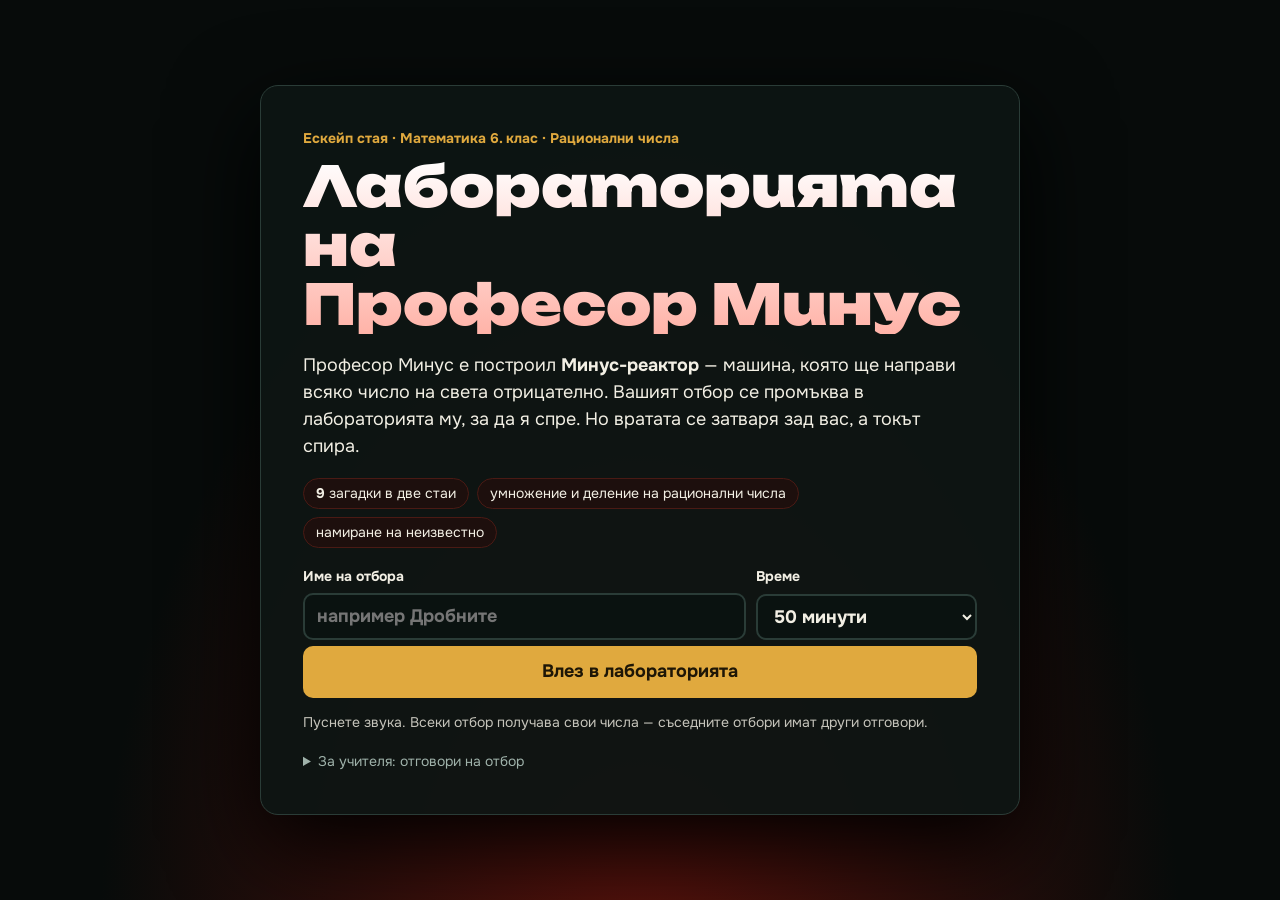
<file: index.html>
<!DOCTYPE html>
<html lang="bg">
<head>
<meta charset="utf-8">
<meta name="viewport" content="width=device-width, initial-scale=1, viewport-fit=cover">
<title>Лабораторията на Професор Минус</title>
<meta name="description" content="Ескейп стая по математика за 6. клас: умножение и деление на рационални числа и намиране на неизвестно.">
<link rel="preconnect" href="https://fonts.googleapis.com">
<link rel="preconnect" href="https://fonts.gstatic.com" crossorigin>
<link rel="stylesheet" href="https://fonts.googleapis.com/css2?family=Caveat:wght@500;700&family=JetBrains+Mono:wght@400;700&family=Onest:wght@400;500;700;800&family=Unbounded:wght@500;800;900&display=swap">
<link rel="stylesheet" href="style.css">
</head>
<body>
<div id="app">
  <header class="hud">
    <div class="brand"><span class="logo" aria-hidden="true">−</span><span>Лабораторията на Професор&nbsp;Минус</span></div>
    <div class="hud-r">
      <span class="chip" id="hudTeam">Отбор</span>
      <div class="timer" aria-label="Оставащо време до включването на реактора"><small>Реакторът се включва след</small><div class="seg" id="timer"></div></div>
      <span class="chip" id="hudHints">Подсказки: 0</span>
      <button class="chip btn" id="btnSound" type="button">Звук: вкл.</button>
      <button class="chip btn" id="btnRules" type="button">Как се играе</button>
    </div>
  </header>

  <main class="stage">
    <div class="viewport" id="viewport">
      <svg id="scene" viewBox="0 0 1200 675" role="img" aria-label="Стаята"></svg>
      <canvas id="fx" aria-hidden="true"></canvas>
      <div id="dark" aria-hidden="true"></div>
      <i class="glowdot" style="left:5.4%;top:47.8%" aria-hidden="true"></i>
      <i class="glowdot slow" style="left:85.8%;top:46.3%" aria-hidden="true"></i>
      <div id="flash" aria-hidden="true"></div>
      <div class="roomtag" id="roomTag"></div>
    </div>
    <p class="narr" id="narr" aria-live="polite"></p>
    <nav class="objects" id="objList" aria-label="Предметите в стаята"></nav>
  </main>

  <footer class="inv">
    <span class="inv-label">Инвентар</span>
    <div class="inv-slots" id="inv"></div>
  </footer>
</div>

<div class="modal" id="modal" hidden>
  <div class="sheet" role="dialog" aria-modal="true" aria-labelledby="mTitle">
    <button class="close" id="mClose" type="button" aria-label="Затвори">×</button>
    <h2 id="mTitle"></h2>
    <div id="mBody"></div>
    <div class="hintbar" id="mHints"></div>
  </div>
</div>

<div class="overlay" id="start">
  <div class="card intro">
    <p class="kicker">Ескейп стая · Математика 6. клас · Рационални числа</p>
    <h1 class="big">Лабораторията на Професор&nbsp;Минус</h1>
    <p class="lead">Професор Минус е построил <b>Минус-реактор</b> — машина, която ще направи всяко число на света отрицателно. Вашият отбор се промъква в лабораторията му, за да я спре. Но вратата се затваря зад вас, а токът спира.</p>
    <ul class="facts">
      <li><b>9</b> загадки в две стаи</li>
      <li>умножение и деление на рационални числа</li>
      <li>намиране на неизвестно</li>
    </ul>
    <form id="startForm" class="startrow">
      <label for="teamName">Име на отбора</label>
      <input id="teamName" maxlength="24" autocomplete="off" placeholder="например Дробните" required>
      <label for="minutes">Време</label>
      <select id="minutes"><option value="40">40 минути</option><option value="50" selected>50 минути</option><option value="60">60 минути</option></select>
      <button class="primary" type="submit">Влез в лабораторията</button>
    </form>
    <div id="resumeBox" hidden><button class="ghost" id="btnResume" type="button"></button></div>
    <p class="small">Пуснете звука. Всеки отбор получава свои числа — съседните отбори имат други отговори.</p>
    <details class="teacher"><summary>За учителя: отговори на отбор</summary>
      <form id="keyForm" class="row">
        <input id="keyPin" placeholder="ПИН" inputmode="numeric" maxlength="6" aria-label="ПИН">
        <input id="keyTeam" placeholder="Име на отбора" maxlength="24" aria-label="Име на отбора">
        <button class="ghost" type="submit">Покажи</button>
      </form>
      <div id="keyOut"></div>
    </details>
  </div>
</div>

<div class="overlay cine" id="intro" hidden>
  <div class="typer" id="introText" aria-live="polite"></div>
  <button class="ghost skip" id="skipIntro" type="button">Пропусни</button>
</div>

<div class="overlay" id="win" hidden>
  <div class="card cert">
    <p class="kicker">Реакторът е изключен</p>
    <h2 class="big">Светът е спасен!</h2>
    <div id="winStats"></div>
    <p class="hand" id="winNote"></p>
    <button class="primary" id="btnAgain" type="button">Нова игра</button>
  </div>
</div>

<script src="gen.js"></script>
<script src="art.js"></script>
<script src="art2.js"></script>
<script src="engine.js"></script>
<script src="office.js"></script>
<script src="lab.js"></script>
</body>
</html>
</file>
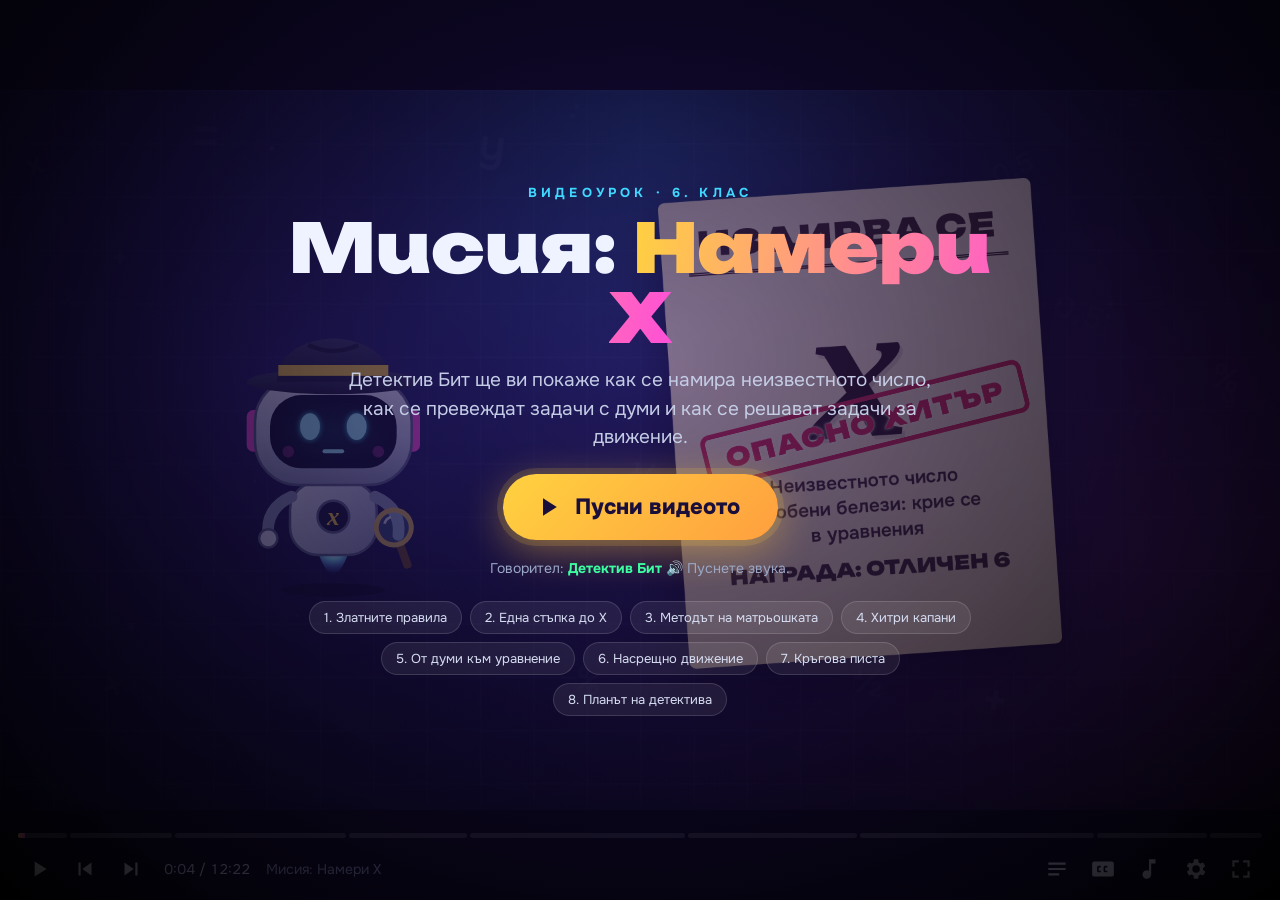
<file: video/index.html>
<!DOCTYPE html>
<html lang="bg">
<head>
<meta charset="utf-8">
<meta name="viewport" content="width=device-width, initial-scale=1, viewport-fit=cover">
<title>Мисия: Намери Х — видеоурок</title>
<meta name="description" content="Анимиран видеоурок с говорител за 6. клас: как се намира неизвестно число, задачи с думи и задачи за движение.">
<link rel="preconnect" href="https://fonts.googleapis.com">
<link rel="preconnect" href="https://fonts.gstatic.com" crossorigin>
<link rel="stylesheet" href="https://fonts.googleapis.com/css2?family=Onest:wght@400;500;600;700;800&family=Unbounded:wght@500;700;900&family=Caveat:wght@600;700&display=swap">
<link rel="stylesheet" href="video.css">
</head>
<body>
<div id="player" class="idle">
  <div id="screen">
    <div id="stage">
      <canvas id="bg" width="960" height="540" aria-hidden="true"></canvas>
      <div id="layer"></div>
      <div id="botWrap" aria-hidden="true"></div>
      <canvas id="confetti" width="1920" height="1080" aria-hidden="true"></canvas>
      <div id="sub" aria-live="polite"></div>
    </div>
  </div>

  <div id="startOv">
    <div class="startCard">
      <div class="kicker">Видеоурок · 6. клас</div>
      <h1>Мисия: <span>Намери Х</span></h1>
      <p class="lead">Детектив Бит ще ви покаже как се намира неизвестното число, как се превеждат задачи с думи и как се решават задачи за движение.</p>
      <button id="btnStart" type="button"><svg viewBox="0 0 24 24"><path d="M8 5v14l11-7z"/></svg><span>Пусни видеото</span></button>
      <div id="voiceNote" class="vnote"></div>
      <ol id="startChapters" class="chlist"></ol>
    </div>
  </div>

  <div id="endOv" hidden>
    <div class="startCard">
      <div class="kicker">Мисията е изпълнена</div>
      <h1>Браво, <span>детективи!</span></h1>
      <p class="lead">Сега е ваш ред — хванете всеки Х в учебника. А за истинско предизвикателство…</p>
      <div class="endBtns">
        <a class="bigLink" href="../">Ескейп стаята на Професор Минус →</a>
        <button id="btnReplay" type="button" class="ghost">↺ Гледай пак</button>
      </div>
    </div>
  </div>

  <div id="ctrl">
    <div id="bar" role="slider" aria-label="Напредък" tabindex="0"><div id="barSegs"></div><div id="barTip"></div></div>
    <div class="row">
      <button id="bPlay" title="Пусни / пауза (интервал)" aria-label="Пусни или пауза"><svg viewBox="0 0 24 24"><path class="i-play" d="M8 5v14l11-7z"/><path class="i-pause" d="M7 5h4v14H7zM13 5h4v14h-4z"/></svg></button>
      <button id="bPrev" title="Предишна стъпка (←)" aria-label="Предишна стъпка"><svg viewBox="0 0 24 24"><path d="M6 6h2v12H6zM9.5 12 18 18V6z"/></svg></button>
      <button id="bNext" title="Следваща стъпка (→)" aria-label="Следваща стъпка"><svg viewBox="0 0 24 24"><path d="M16 6h2v12h-2zM6 18l8.5-6L6 6z"/></svg></button>
      <span id="time">0:00 / 0:00</span>
      <span id="chName"></span>
      <span class="sp"></span>
      <button id="bCh" title="Глави" aria-label="Глави"><svg viewBox="0 0 24 24"><path d="M4 6h16v2H4zm0 5h16v2H4zm0 5h10v2H4z"/></svg></button>
      <button id="bCC" class="on" title="Субтитри (C)" aria-label="Субтитри"><svg viewBox="0 0 24 24"><path d="M4 5h16a2 2 0 0 1 2 2v10a2 2 0 0 1-2 2H4a2 2 0 0 1-2-2V7a2 2 0 0 1 2-2zm2.5 5.5v3c0 .8.7 1.5 1.5 1.5h2v-1.5H8v-3h2V9H8c-.8 0-1.5.7-1.5 1.5zm6 0v3c0 .8.7 1.5 1.5 1.5h2v-1.5h-2v-3h2V9h-2c-.8 0-1.5.7-1.5 1.5z"/></svg></button>
      <button id="bMusic" class="on" title="Музика (M)" aria-label="Музика"><svg viewBox="0 0 24 24"><path d="M12 3v10.6A4 4 0 1 0 14 17V7h4V3z"/></svg></button>
      <button id="bSet" title="Глас и скорост" aria-label="Настройки"><svg viewBox="0 0 24 24"><path d="M19.4 13a7.6 7.6 0 0 0 0-2l2.1-1.6-2-3.5-2.5 1a7.4 7.4 0 0 0-1.7-1L15 3h-4l-.4 2.9a7.4 7.4 0 0 0-1.7 1l-2.5-1-2 3.5L6.6 11a7.6 7.6 0 0 0 0 2l-2.1 1.6 2 3.5 2.5-1c.5.4 1.1.7 1.7 1L11 21h4l.4-2.9c.6-.3 1.2-.6 1.7-1l2.5 1 2-3.5zM13 15.5a3.5 3.5 0 1 1 0-7 3.5 3.5 0 0 1 0 7z"/></svg></button>
      <button id="bFull" title="На цял екран (F)" aria-label="На цял екран"><svg viewBox="0 0 24 24"><path d="M4 4h6v2H6v4H4zm10 0h6v6h-2V6h-4zM4 14h2v4h4v2H4zm14 0h2v6h-6v-2h4z"/></svg></button>
    </div>
    <div id="chMenu" class="pop" hidden></div>
    <div id="setMenu" class="pop" hidden>
      <label>Говорител<select id="selVoice"></select></label>
      <label>Скорост<select id="selRate"><option value="0.85">По-бавно</option><option value="1" selected>Нормално</option><option value="1.15">По-бързо</option></select></label>
      <p class="vhint"><b>Бит (записан глас)</b> звучи еднакво във всеки браузър. Гласовете на браузъра са резервен вариант.</p>
    </div>
  </div>
</div>
<script src="engine.js"></script>
<script src="art.js"></script>
<script src="scenes.js"></script>
</body>
</html>
</file>
<file: style.css>
/* VOICE: кино-напрежение за 12-годишни — нощ, тъмен кабинет, светещ реактор, но с чувство за хумор
   IDEA: истинска ескейп стая: тъмнина и фенерче, табло с бушони, сейф с диск, криптекс, CRT терминал, лазери
   PICTURE: стаите в перспектива (SVG) с частици, светлини и звук; всяка загадка е „близък план“ на уреда
   COLOUR+TYPE: тъмнозелен кабинет, стомана, месинг, реакторно червено, LED зелено · Unbounded / Onest / Caveat / JetBrains Mono
   LAYOUT: табло отгоре, сцената 16:9 в центъра, субтитри и инвентар под нея */
:root {
  --bg: #070b0a; --panel: #101a18; --panel2: #16231f; --line: #2a3c37; --chalk: #f2efe4; --dim: #9fb2aa;
  --brass: #e0a93e; --red: #ff3b2f; --ok: #4dff88; --uv: #a77bff; --paper: #f1e7cf; --ink: #2a2620;
  --f-disp: 'Unbounded', 'Arial Black', sans-serif; --f-body: 'Onest', 'Segoe UI', system-ui, sans-serif;
  --f-hand: 'Caveat', 'Comic Sans MS', cursive; --f-mono: 'JetBrains Mono', Consolas, monospace;
  color-scheme: dark;
}
* { box-sizing: border-box; min-width: 0; }
[hidden] { display: none !important; }
html, body { min-height: 100%; }
body { margin: 0; background: radial-gradient(ellipse at 50% -10%, #1b2a26, var(--bg) 60%) fixed; color: var(--chalk); font: 16px/1.5 var(--f-body); overflow-x: clip;
  padding-top: env(safe-area-inset-top, 0px); padding-bottom: env(safe-area-inset-bottom, 0px); }
button, input, select { font: inherit; color: inherit; }
:focus-visible { outline: 3px solid var(--brass); outline-offset: 2px; }

#app { max-width: 1280px; margin: 0 auto; padding-left: max(16px, env(safe-area-inset-left, 0px)); padding-right: max(16px, env(safe-area-inset-right, 0px)); }
.hud { display: flex; flex-wrap: wrap; justify-content: space-between; align-items: center; gap: 10px 18px; padding-block: 12px; }
.brand { display: flex; align-items: center; gap: 10px; font: 800 clamp(14px, 2vw, 19px)/1.1 var(--f-disp); }
.logo { display: grid; place-items: center; width: 34px; height: 34px; border-radius: 50%; background: var(--red); color: #fff; font-size: 26px; box-shadow: 0 0 18px #ff3b2f88; }
.hud-r { display: flex; flex-wrap: wrap; align-items: center; gap: 8px; }
.chip { background: var(--panel2); border: 1px solid var(--line); border-radius: 8px; padding: 6px 10px; font-size: 14px; white-space: nowrap; }
.chip.btn { cursor: pointer; min-height: 36px; } .chip.btn:hover { border-color: var(--brass); }
.timer { display: flex; align-items: center; gap: 8px; background: #050505; border: 1px solid #3a1512; border-radius: 8px; padding: 5px 10px; }
.timer small { font-size: 11px; line-height: 1.1; color: #c98a84; max-width: 9em; }
.segsvg { height: 26px; width: auto; display: block; }
.segsvg .on { fill: #ff3b2f; filter: drop-shadow(0 0 3px #ff3b2f); } .segsvg .off { fill: #2a0d0b; }
.timer.low { animation: alarm 1s infinite; }
@keyframes alarm { 50% { box-shadow: 0 0 0 3px #ff3b2f, 0 0 24px #ff3b2f; } }

.stage { display: grid; gap: 10px; }
.viewport { position: relative; aspect-ratio: 16 / 9; border-radius: 12px; overflow: hidden; background: #000; border: 2px solid #050807; box-shadow: 0 24px 60px #000c; --lx: 30%; --ly: 55%; }
#scene, #fx, #dark, #flash { position: absolute; inset: 0; width: 100%; height: 100%; }
#fx, #dark, #flash { pointer-events: none; }
#dark { opacity: 0; transition: opacity .2s; background: radial-gradient(circle max(80px, 12vw) at var(--lx) var(--ly), transparent 0, #0204041f 45%, #020404f7 100%); }
.viewport.dark #dark { opacity: 1; }
.viewport:not(.dark) #dark { animation: lightsOn 1.4s steps(1); }
@keyframes lightsOn { 0% { opacity: 1; } 15% { opacity: .2; } 25% { opacity: .9; } 40% { opacity: .1; } 55% { opacity: .7; } 70%, 100% { opacity: 0; } }
.glowdot { position: absolute; width: 9px; height: 9px; margin: -4px 0 0 -4px; border-radius: 50%; background: #ff2a1f; box-shadow: 0 0 14px 5px #ff2a1faa; display: none; pointer-events: none; animation: blink 1.1s infinite; }
.glowdot.slow { animation-duration: 2.2s; }
.viewport.dark .glowdot { display: block; }
#flash { opacity: 0; }
#flash.white { animation: fl 1.2s ease-out; background: #fff; } #flash.red { animation: fl 1.2s ease-out; background: #ff1e10; } #flash.black { animation: fl 1.6s ease-out; background: #000; }
@keyframes fl { 0% { opacity: .9; } 100% { opacity: 0; } }
.viewport.shake, .shake { animation: shake .45s; }
@keyframes shake { 20% { transform: translate(-7px, 3px); } 40% { transform: translate(6px, -4px); } 60% { transform: translate(-4px, 2px); } 80% { transform: translate(3px, -1px); } }
.roomtag { position: absolute; left: 12px; top: 10px; background: #000a; border: 1px solid #ffffff22; border-radius: 6px; padding: 4px 10px; font: 600 13px var(--f-body); pointer-events: none; }
.hot { cursor: pointer; outline: none; transition: filter .2s; }
.hot:hover, .hot:focus-visible { filter: drop-shadow(0 0 10px #ffe39a) brightness(1.15); }
.lab .hot:hover, .lab .hot:focus-visible { filter: drop-shadow(0 0 10px #8fe8ff) brightness(1.15); }
.blink { animation: blink 1.1s infinite; } @keyframes blink { 50% { opacity: .15; } }
.laser { animation: laser .18s infinite alternate; } @keyframes laser { to { opacity: .55; } }
.core { animation: core 1.6s ease-in-out infinite; } @keyframes core { 50% { filter: brightness(1.45) saturate(1.3); } }
.rod { animation: rod 1.2s ease-in-out infinite; } @keyframes rod { 50% { opacity: .2; } }
.beacon { animation: blink .6s infinite; }
.pulse { animation: pulse 3.2s ease-in-out infinite; } @keyframes pulse { 50% { opacity: .55; } }
.uvglow { animation: pulse 2s infinite; }
.clockhand { transform-origin: 515px 150px; animation: spin 60s linear infinite; } @keyframes spin { to { transform: rotate(360deg); } }

.narr { margin: 0; min-height: 3.2em; padding: 10px 16px; background: #000; border-left: 4px solid var(--brass); border-radius: 6px; font: 500 17px/1.4 var(--f-body); }
.narr.pop { animation: pop .6s; } @keyframes pop { from { background: #2b2410; } }
.objects { display: flex; flex-wrap: wrap; gap: 6px; }
.objects button { background: transparent; border: 1px dashed var(--line); border-radius: 999px; padding: 6px 12px; font-size: 14px; color: var(--dim); cursor: pointer; min-height: 36px; }
.objects button:hover { color: var(--chalk); border-color: var(--brass); }
.inv { display: flex; flex-wrap: wrap; align-items: center; gap: 8px 14px; padding-block: 12px 20px; }
.inv-label { font: 700 13px var(--f-disp); color: var(--dim); }
.inv-slots { display: flex; flex-wrap: wrap; gap: 8px; }
.empty { color: var(--dim); font-size: 14px; }
.item { display: flex; align-items: center; gap: 8px; min-height: 46px; padding: 6px 12px 6px 6px; border-radius: 10px; background: var(--panel2); border: 2px solid var(--line); cursor: pointer; animation: drop .5s; font-size: 14px; }
.item svg { width: 32px; height: 32px; flex: none; } .item.note { border-style: dashed; font-family: var(--f-mono); font-weight: 700; }
.item.sel { border-color: var(--brass); background: #2e2710; box-shadow: 0 0 0 3px #e0a93e44; }
@keyframes drop { from { transform: translateY(-16px) scale(1.2); opacity: 0; } }

/* ---------- листове ---------- */
.modal { position: fixed; inset: 0; z-index: 50; display: grid; place-items: center; padding: 14px; background: #000c; backdrop-filter: blur(3px); }
.sheet { position: relative; width: min(900px, 100%); max-height: calc(100vh - 28px); overflow: auto; padding: clamp(18px, 3vw, 30px); border-radius: 16px;
  background: var(--panel); border: 2px solid var(--line); box-shadow: 0 30px 90px #000; animation: rise .25s ease-out; }
@keyframes rise { from { transform: translateY(20px) scale(.98); opacity: 0; } }
.sheet h2 { margin: 0 44px 12px 0; font: 800 clamp(20px, 3vw, 28px)/1.1 var(--f-disp); text-wrap: balance; }
.sheet p { margin: 0 0 12px; max-width: 70ch; }
.close { position: absolute; top: 10px; right: 10px; width: 44px; height: 44px; border-radius: 50%; border: 0; background: #0005; font-size: 26px; cursor: pointer; z-index: 3; }
.sheet.metal { background: linear-gradient(160deg, #6b7674, #3a4241); border-color: #222; }
.sheet.paper { background: var(--paper); color: var(--ink); border-color: #c9b98f; }
.sheet.chalk { background: #1d2f2a; border: 10px solid #5a3820; }
.sheet.term { background: #020805; border-color: #1f6b47; color: #8dffbe; font-family: var(--f-mono); }
.sheet.term::after { content: ''; position: absolute; inset: 0; pointer-events: none; background: repeating-linear-gradient(0deg, #0000 0 2px, #00000055 2px 4px); }
.sheet.uv { background: #140a2a; border-color: #6b3dd6; color: #e9ddff; }
.sheet.reactor { background: linear-gradient(180deg, #1a0d0c, #0b0606); border-color: #6b1a14; }
.hand-t { font: 600 1.35em/1.25 var(--f-hand); }
.paper .hand-t { color: #1f3a5a; }
.math { font: 700 21px/1.35 var(--f-body); font-variant-numeric: tabular-nums; white-space: nowrap; }
.fr { display: inline-flex; flex-direction: column; vertical-align: middle; text-align: center; font-size: .8em; line-height: 1.05; margin: 0 2px; }
.fr > span:first-child { border-bottom: 2px solid currentColor; padding: 0 2px; }
.primary, .ghost { cursor: pointer; border-radius: 10px; min-height: 44px; padding: 8px 18px; font-weight: 700; }
.primary { background: var(--brass); color: #1e1606; border: 0; } .primary:hover { filter: brightness(1.1); } .primary:disabled { opacity: .5; cursor: wait; }
.ghost { background: transparent; border: 1px solid currentColor; } .ghost.small { font-size: 14px; min-height: 38px; font-weight: 500; }
input.ans, .startrow input, .startrow select, .row input { background: #0a1210; border: 2px solid var(--line); border-radius: 10px; padding: 8px 12px; min-height: 46px; font-size: 18px; font-weight: 700; }
.paper input.ans { background: #fffaf0; color: var(--ink); border-color: #b9a77a; }
input.ans { width: 8.5em; } input.ok { border-color: var(--ok) !important; }
.row { display: flex; flex-wrap: wrap; gap: 10px; align-items: center; margin: 12px 0; }
.fb { min-height: 1.6em; font-weight: 700; margin: 8px 0 0; } .fb.bad { color: #ff7a6e; } .fb.good { color: var(--ok); }
.paper .fb.good { color: #1d7a3a; } .paper .fb.bad { color: #b3321f; }
.hintbar { display: flex; flex-wrap: wrap; gap: 8px; margin-top: 18px; padding-top: 14px; border-top: 1px dashed currentColor; opacity: .95; }
.hint { flex: 1 1 100%; margin: 0; padding: 8px 12px; border-radius: 8px; background: #e0a93e26; }
.small { font-size: 14px; opacity: .8; }

/* бушони */
.fusebox { display: grid; grid-template-columns: repeat(auto-fit, minmax(240px, 1fr)); gap: 10px; margin: 10px 0; }
.fslot { background: #2b3130; border: 2px solid #1a1e1e; border-radius: 10px; padding: 10px; display: grid; gap: 8px; }
.fslot .math { font-size: 17px; white-space: normal; color: #f6f6f0; }
.socket { min-height: 52px; border-radius: 26px; border: 2px dashed #8a9593; display: grid; place-items: center; cursor: pointer; background: #1a1e1e; }
.socket.filled { border-style: solid; }
.tiles { display: flex; flex-wrap: wrap; gap: 8px; padding: 12px; background: #1a1e1e; border-radius: 12px; min-height: 76px; }
.fuse { display: inline-flex; align-items: center; justify-content: center; gap: 4px; min-width: 96px; min-height: 46px; padding: 4px 14px; border-radius: 23px; cursor: grab; touch-action: none; user-select: none;
  background: linear-gradient(180deg, #f4f0e2, #c9c2ad); color: #1b1b1b; border: 3px solid #b8862b; font: 800 18px var(--f-body); box-shadow: 0 4px 0 #6e4b12; }
.fuse.sel { outline: 3px solid var(--ok); } .fuse.drag { position: fixed; z-index: 99; pointer-events: none; transform: scale(1.1) rotate(-4deg); }
.lever { display: flex; align-items: center; gap: 14px; margin-top: 12px; flex-wrap: wrap; }
.lever button { width: 74px; height: 110px; border-radius: 12px; border: 3px solid #111; background: #1a1e1e; position: relative; cursor: pointer; }
.lever button::after { content: ''; position: absolute; left: 22px; top: 12px; width: 26px; height: 46px; border-radius: 8px; background: linear-gradient(#ff5a4e, #a51d14); transition: top .25s; }
.lever button.down::after { top: 52px; }
.meter { display: flex; gap: 6px; } .meter i { width: 16px; height: 16px; border-radius: 50%; background: #3a1512; } .meter i.on { background: var(--ok); box-shadow: 0 0 10px var(--ok); }

/* дъска */
.chalkline { font: 600 clamp(22px, 3vw, 30px)/1.5 var(--f-hand); color: #f3f1e6; display: flex; flex-wrap: wrap; align-items: center; gap: 4px 16px; padding: 6px 0; border-bottom: 1px dashed #ffffff22; }
.chalkline .math { font-family: var(--f-body); font-size: .8em; color: #fff; }
.chalkline b { color: #ffd36b; font-weight: 700; }

/* сейф */
.safebox { display: grid; grid-template-columns: minmax(0, 1fr) minmax(0, 1fr); gap: 18px; align-items: center; }
.dialwrap { position: relative; width: min(340px, 100%); aspect-ratio: 1; margin: 0 auto; touch-action: none; cursor: grab; user-select: none; }
.dialwrap svg { width: 100%; height: 100%; display: block; }
.dialbtns { display: flex; gap: 8px; justify-content: center; flex-wrap: wrap; }
.dialbtns button { min-width: 64px; }
.seq { display: flex; gap: 8px; flex-wrap: wrap; margin: 10px 0; }
.seq span { font: 700 18px var(--f-mono); background: #0a0d0d; border: 2px solid #444; border-radius: 8px; padding: 6px 10px; min-width: 76px; text-align: center; }
.readout { font: 800 34px var(--f-mono); text-align: center; color: #ffd36b; }

/* дневник и криптекс */
.cgrid { display: grid; grid-template-columns: repeat(auto-fill, minmax(230px, 1fr)); gap: 10px; margin: 10px 0 14px; }
.cbox { background: #fffaf0; border: 1px solid #d8c9a3; border-radius: 10px; padding: 10px; display: grid; gap: 6px; }
.cbox .math { font-size: 17px; white-space: normal; }
.cbox input { width: 56px; text-align: center; text-transform: uppercase; }
.ctable { display: grid; grid-template-columns: repeat(auto-fill, minmax(50px, 1fr)); gap: 4px; }
.ctable div { border: 1px solid #c9b98f; border-radius: 6px; text-align: center; padding: 3px 0; background: #fbf5e6; }
.ctable b { display: block; font: 700 13px var(--f-mono); color: #6b4a1a; } .ctable span { font: 800 17px var(--f-disp); }
.cryptex { display: flex; justify-content: center; align-items: center; gap: 4px; padding: 26px 10px; margin: 8px 0; border-radius: 20px; background: linear-gradient(180deg, #4a3410, #1d1405); overflow-x: auto; }
.cap { width: 34px; height: 92px; border-radius: 16px; background: linear-gradient(90deg, #6e4b12, #f3d27a, #8a6418); flex: none; transition: transform 1s; }
.cryptex.open .cap.l { transform: translateX(-30px); } .cryptex.open .cap.r { transform: translateX(30px); }
.ring { display: grid; grid-template-rows: 30px 54px 30px; width: 54px; flex: none; text-align: center; border-radius: 8px; background: linear-gradient(90deg, #6e4b12, #f3d27a 45%, #b8862b 60%, #6e4b12); color: #2a1c04; box-shadow: inset 0 0 0 2px #3a2706; }
.ring button { border: 0; background: transparent; cursor: pointer; font-size: 14px; color: #3a2706; }
.ring .win { display: grid; place-items: center; font: 900 28px var(--f-disp); background: #fff6d8; border-block: 2px solid #3a2706; }
.ring.focus { box-shadow: inset 0 0 0 3px var(--ok); }
.cryptex.open .ring .win { background: #c9ffd9; }

/* терминал */
.screen { min-height: 240px; white-space: pre-wrap; font-size: 15px; line-height: 1.5; text-shadow: 0 0 6px #3cff9a88; }
.cmds { display: flex; flex-wrap: wrap; gap: 6px; margin: 10px 0; }
.cmds button { background: #062012; border: 1px solid #1f6b47; color: #8dffbe; border-radius: 6px; padding: 6px 10px; cursor: pointer; font-family: var(--f-mono); min-height: 38px; }
.term input.ans { background: #000; border-color: #1f6b47; color: #8dffbe; font-family: var(--f-mono); }
.term .primary { background: #8dffbe; color: #03140a; }
.pipe { display: flex; flex-wrap: wrap; align-items: center; gap: 6px; margin: 12px 0; }
.node { border: 2px solid #1f6b47; border-radius: 10px; padding: 6px 10px; min-width: 76px; text-align: center; background: #041309; }
.node small { display: block; font-size: 11px; color: #5fbf8d; min-height: 1.2em; } .node b { font-size: 17px; font-family: var(--f-body); }
.node.lit { border-color: #b9ffd8; box-shadow: 0 0 14px #8dffbe; }

/* UV мрежа */
.gridp { display: grid; grid-template-columns: repeat(4, minmax(0, 1fr)); gap: 8px; max-width: 460px; margin: 12px auto; }
.gcell { min-height: 58px; border-radius: 10px; border: 2px solid #6b3dd6; background: #1e1040; color: #e9ddff; font: 800 20px var(--f-body); cursor: pointer; text-shadow: 0 0 10px #b48cff; }
.gcell.on { background: #6b3dd6; color: #fff; box-shadow: 0 0 16px #a77bff; }
.gcell.next { border-style: dashed; border-color: #d9c2ff; }
.uvtarget { text-align: center; font: 800 24px var(--f-disp); color: #d9c2ff; text-shadow: 0 0 14px #a77bff; }

/* колби */
.fgrid { display: grid; grid-template-columns: repeat(auto-fit, minmax(190px, 1fr)); gap: 12px; margin: 10px 0; }
.fcard { background: #0d1617; border: 1px solid #2a3c37; border-radius: 12px; padding: 12px; display: grid; gap: 8px; justify-items: center; text-align: center; }
.fcard small { color: var(--dim); } .fcard .math { font-size: 17px; white-space: normal; } .fcard input { width: 100%; }
.fcard svg { width: 64px; height: 82px; }
.liq { transition: fill .8s; } .bub { animation: bub 1.6s infinite; } @keyframes bub { from { transform: translateY(0); opacity: .9; } to { transform: translateY(-26px); opacity: 0; } }

/* лазерни кабели */
.wires { position: relative; display: grid; grid-template-columns: minmax(0, 1fr) minmax(0, 1fr); gap: 10px 20%; margin: 12px 0; user-select: none; }
.wires > svg { position: absolute; inset: 0; width: 100%; height: 100%; pointer-events: none; overflow: visible; z-index: 2; }
.wcol { display: grid; gap: 10px; align-content: start; }
.wbtn { position: relative; min-height: 54px; padding: 6px 12px; border-radius: 10px; background: #0b1010; border: 2px solid var(--line); cursor: pointer; font: 700 17px/1.2 var(--f-body); touch-action: none; }
.wbtn.sel { border-color: var(--brass); box-shadow: 0 0 0 3px #e0a93e55; }

/* реакторна конзола */
.abc { display: grid; grid-template-columns: repeat(3, minmax(0, 1fr)); gap: 10px; margin: 10px 0; }
.abc label { display: grid; gap: 4px; background: #160a09; border: 1px solid #4a1a14; border-radius: 10px; padding: 10px; font-weight: 700; }
.abc input { width: 100%; }
.formula { text-align: center; font: 800 clamp(22px, 4vw, 34px) var(--f-disp); color: #ffb3a8; margin: 8px 0; }
.lcd { display: flex; justify-content: center; padding: 12px; background: #050202; border: 2px solid #4a1a14; border-radius: 10px; margin: 10px auto; max-width: 320px; }
.lcd .segsvg { height: 46px; }
.keypad { display: grid; grid-template-columns: repeat(3, 72px); gap: 8px; justify-content: center; }
.keypad button { min-height: 58px; border-radius: 10px; border: 2px solid #4a1a14; background: #1d0f0d; font: 800 22px var(--f-mono); cursor: pointer; }
.keypad button:active { background: #4a1a14; }
.keypad .go { background: #7a1a10; }
.heat { height: 12px; border-radius: 6px; background: #2a0d0b; overflow: hidden; margin: 8px 0; } .heat i { display: block; height: 100%; background: linear-gradient(90deg, #ffb347, #ff3b2f); transition: width .5s; }

/* начало, въведение, край */
.overlay { position: fixed; inset: 0; z-index: 80; overflow: auto; display: grid; place-items: center; padding: 20px 16px; background: radial-gradient(ellipse at 50% 110%, #5a120c, #070b0a 60%); }
.card { width: min(760px, 100%); background: #0d1513ee; border: 1px solid var(--line); border-radius: 18px; padding: clamp(22px, 4vw, 42px); box-shadow: 0 30px 90px #000; }
.kicker { margin: 0 0 8px; color: var(--brass); font-weight: 700; font-size: 14px; }
.big { font: 900 clamp(22px, 5.6vw, 56px)/1.05 var(--f-disp); margin: 0 0 16px; text-wrap: balance; overflow-wrap: anywhere; }
.intro .big { background: linear-gradient(180deg, #fff, #ffb3a8); -webkit-background-clip: text; background-clip: text; color: transparent; }
.lead { font-size: 18px; }
.facts { display: flex; flex-wrap: wrap; gap: 8px; padding: 0; margin: 0 0 18px; list-style: none; }
.facts li { background: #1d0f0d; border: 1px solid #4a1a14; border-radius: 999px; padding: 4px 12px; font-size: 14px; }
.startrow { display: grid; grid-template-columns: minmax(0, 2fr) minmax(0, 1fr); gap: 6px 10px; align-items: end; margin: 10px 0; }
.startrow label { font-weight: 700; font-size: 14px; } .startrow label[for="minutes"] { grid-column: 2; grid-row: 1; }
.startrow button { grid-column: 1 / -1; min-height: 52px; font-size: 18px; }
.teacher { margin-top: 18px; color: var(--dim); font-size: 14px; } .teacher summary { cursor: pointer; }
.keytab { width: 100%; border-collapse: collapse; margin-top: 10px; color: var(--chalk); }
.keytab td { border-top: 1px solid var(--line); padding: 6px 4px; vertical-align: top; } .keytab td:first-child { color: var(--brass); white-space: nowrap; padding-right: 12px; }
.cine { background: #000; }
.typer { width: min(760px, 100%); font: 500 clamp(18px, 2.6vw, 26px)/1.6 var(--f-mono); color: #e9f2ea; }
.typer p { margin: 0 0 .6em; } .typer p:last-child::after { content: '▌'; animation: blink .8s infinite; }
.skip { position: fixed; right: 20px; bottom: calc(20px + env(safe-area-inset-bottom, 0px)); }
.cert { text-align: center; border-color: #2f6b4b; }
.stars { font-size: 52px; color: var(--brass); margin: 0; letter-spacing: .1em; } .stars span { color: #3a3320; }
.rank { font: 800 20px var(--f-disp); color: var(--ok); }
.winstat { display: grid; grid-template-columns: repeat(auto-fit, minmax(130px, 1fr)); gap: 10px; margin: 14px 0; }
.winstat div { background: var(--panel2); border-radius: 10px; padding: 12px; } .winstat b { display: block; font: 800 19px/1.2 var(--f-disp); color: var(--brass); overflow-wrap: break-word; }
.hand { font: 600 1.3em/1.3 var(--f-hand); }

@media (max-width: 700px) {
  .hud { gap: 8px; } .brand { flex: 1 1 100%; } .timer small { display: none; }
  .narr { font-size: 15px; } .math { font-size: 17px; } .roomtag { font-size: 11px; }
  .safebox { grid-template-columns: 1fr; } .wires { gap: 10px 12%; } .wbtn { font-size: 14px; }
  .startrow { grid-template-columns: 1fr; } .startrow label[for="minutes"] { grid-column: auto; grid-row: auto; }
  .abc { grid-template-columns: 1fr; } .keypad { grid-template-columns: repeat(3, 64px); }
  .ring { width: 42px; grid-template-rows: 28px 46px 28px; } .ring .win { font-size: 22px; } .cap { width: 18px; }
}
@media (prefers-reduced-motion: reduce) { *, *::before, *::after { animation: none !important; transition: none !important; } }
</file>
<file: video/video.css>
:root {
  --ink: #eef3ff;
  --mute: #9aa7c7;
  --gold: #ffd23f;
  --cyan: #3fd8ff;
  --pink: #ff4fd8;
  --green: #3dffa2;
  --red: #ff5a6a;
  --violet: #9b7bff;
  --panel: rgba(255, 255, 255, .06);
  --line: rgba(255, 255, 255, .14);
}
* { box-sizing: border-box; }
html, body { margin: 0; height: 100%; background: #000; color: var(--ink); font-family: Onest, system-ui, sans-serif; overflow: hidden; }
button { font: inherit; color: inherit; }

#player { position: fixed; inset: 0; display: grid; place-items: center; background: #000; }
#screen { position: relative; width: min(100vw, calc(100vh * 16 / 9)); aspect-ratio: 16 / 9; overflow: hidden; background: #050816; }
#stage { position: absolute; left: 0; top: 0; width: 1920px; height: 1080px; transform-origin: 0 0; overflow: hidden; }
#bg { position: absolute; inset: 0; width: 100%; height: 100%; }
#layer { position: absolute; inset: 0; }
#confetti { position: absolute; inset: 0; width: 100%; height: 100%; pointer-events: none; }
#player.idle.playing { cursor: none; }

/* ---------- субтитри ---------- */
#sub {
  position: absolute; left: 50%; bottom: 34px; transform: translateX(-50%);
  max-width: 1500px; padding: 14px 34px; border-radius: 22px;
  background: rgba(4, 7, 20, .78); border: 1px solid rgba(255, 255, 255, .1);
  font-size: 34px; line-height: 1.3; font-weight: 500; text-align: center; letter-spacing: .005em;
  box-shadow: 0 10px 40px rgba(0, 0, 0, .45); backdrop-filter: blur(8px);
  transition: opacity .25s; text-wrap: balance;
}
#sub:empty, #sub.off { opacity: 0; }

/* ---------- обекти на сцената ---------- */
.ob { position: absolute; will-change: transform, opacity; }
.c { transform: translate(-50%, -50%); }
.title { white-space: nowrap; font-family: Unbounded, sans-serif; font-weight: 900; letter-spacing: -.01em; line-height: 1.05; }
.h2 { font-family: Unbounded, sans-serif; font-weight: 700; font-size: 54px; }
.txt { font-size: 40px; line-height: 1.35; font-weight: 500; }
.glass {
  background: linear-gradient(160deg, rgba(255, 255, 255, .10), rgba(255, 255, 255, .035));
  border: 1.5px solid var(--line); border-radius: 30px;
  box-shadow: 0 20px 60px rgba(0, 0, 0, .45), inset 0 1px 0 rgba(255, 255, 255, .12);
  backdrop-filter: blur(14px);
}
.gold { color: var(--gold); } .cyan { color: var(--cyan); } .pink { color: var(--pink); } .green { color: var(--green); } .red { color: var(--red); } .mute { color: var(--mute); } .violet { color: var(--violet); }
.hlw { color: var(--gold); text-shadow: 0 0 24px rgba(255, 210, 63, .55); }

/* ---------- уравнения ---------- */
.eq { position: absolute; display: flex; align-items: center; white-space: nowrap; font-weight: 600; font-size: 84px; line-height: 1; transform: translateY(-50%); }
.eq.center { transform: translate(-50%, -50%); }
.tk { display: inline-flex; align-items: center; padding: 0 .07em; position: relative; transition: color .4s, text-shadow .4s; }
.tk.op { padding: 0 .2em; color: #c9d3f0; font-weight: 500; }
.tk.par { padding: 0 .015em; color: #c9d3f0; font-weight: 400; transform: scaleY(1.12); }
.tk.var { color: var(--gold); font-style: italic; font-weight: 700; text-shadow: 0 0 26px rgba(255, 210, 63, .6); font-family: Georgia, 'Times New Roman', serif; padding: 0 .1em; }
.tk.txt2 { font-size: .58em; color: var(--mute); font-weight: 500; padding: 0 .18em; }
.tk.hl { color: var(--gold); text-shadow: 0 0 26px rgba(255, 210, 63, .55); }
.tk.ok { color: var(--green); text-shadow: 0 0 30px rgba(61, 255, 162, .6); }
.tk.bad { color: var(--red); text-shadow: 0 0 26px rgba(255, 90, 106, .55); }
.tk.dim { opacity: .38; }
.tk.cy { color: var(--cyan); text-shadow: 0 0 24px rgba(63, 216, 255, .5); }
.tk.pk { color: var(--pink); text-shadow: 0 0 24px rgba(255, 79, 216, .5); }
.tk.check { color: var(--green); font-size: 1.05em; padding-left: .3em; text-shadow: 0 0 30px rgba(61, 255, 162, .8); }
.tk .sub { font-size: .55em; transform: translateY(.35em); font-style: normal; }
.fr { gap: .06em; }
.fr .sg { margin-right: .04em; }
.fb { display: inline-flex; flex-direction: column; align-items: center; font-size: .66em; line-height: 1.04; vertical-align: middle; }
.fb > span { padding: 0 .14em; }
.fb > .n { border-bottom: .07em solid currentColor; padding-bottom: .05em; }
.fb > .d { padding-top: .06em; }
.fr .w { margin-right: .05em; }
.tk.box { width: 1.05em; height: 1.05em; border: .07em solid var(--cyan); border-radius: .18em; box-shadow: 0 0 22px rgba(63, 216, 255, .55), inset 0 0 18px rgba(63, 216, 255, .35); margin: 0 .1em; padding: 0; }

/* рамки и етикети */
.frame { position: absolute; border-radius: 18px; pointer-events: none; border: 4px solid var(--cyan); box-shadow: 0 0 26px rgba(63, 216, 255, .55), inset 0 0 20px rgba(63, 216, 255, .18); }
.frame.gold { border-color: var(--gold); box-shadow: 0 0 26px rgba(255, 210, 63, .55), inset 0 0 20px rgba(255, 210, 63, .15); }
.frame.pink { border-color: var(--pink); box-shadow: 0 0 26px rgba(255, 79, 216, .55), inset 0 0 20px rgba(255, 79, 216, .15); }
.frame.green { border-color: var(--green); box-shadow: 0 0 26px rgba(61, 255, 162, .55), inset 0 0 20px rgba(61, 255, 162, .15); }
.frame.violet { border-color: var(--violet); box-shadow: 0 0 26px rgba(155, 123, 255, .55), inset 0 0 20px rgba(155, 123, 255, .15); }
.tag { position: absolute; transform: translateX(-50%); padding: 8px 20px; border-radius: 999px; font-size: 30px; font-weight: 700; white-space: nowrap; background: rgba(63, 216, 255, .16); color: var(--cyan); border: 2px solid rgba(63, 216, 255, .5); }
.tag.gold { background: rgba(255, 210, 63, .14); color: var(--gold); border-color: rgba(255, 210, 63, .5); }
.tag.pink { background: rgba(255, 79, 216, .14); color: var(--pink); border-color: rgba(255, 79, 216, .5); }
.tag.green { background: rgba(61, 255, 162, .14); color: var(--green); border-color: rgba(61, 255, 162, .5); }
.tag.violet { background: rgba(155, 123, 255, .16); color: #c4b2ff; border-color: rgba(155, 123, 255, .5); }
.tag::before { content: ''; position: absolute; left: 50%; width: 3px; height: 22px; background: currentColor; opacity: .7; transform: translateX(-50%); }
.tag.below::before { top: -24px; }
.tag.above::before { bottom: -24px; }

/* карта с правило */
.rule { padding: 26px 40px; font-size: 38px; font-weight: 600; text-align: center; }
.rule small { display: block; font-size: 24px; letter-spacing: .16em; text-transform: uppercase; color: var(--mute); margin-bottom: 8px; font-weight: 700; }
.rule b { color: var(--gold); }
.rule em { font-style: normal; color: var(--cyan); }
.rule i { font-style: normal; color: var(--pink); }

.grid6 { display: grid; grid-template-columns: 1fr 1fr; gap: 26px; width: 1500px; }
.rc { padding: 26px 30px; font-size: 34px; font-weight: 600; line-height: 1.3; }
.rc small { display: block; font-size: 22px; letter-spacing: .14em; text-transform: uppercase; color: var(--mute); margin-bottom: 6px; font-weight: 700; }
.rc b { color: var(--gold); }

.chip { display: inline-flex; align-items: center; justify-content: center; min-width: 92px; height: 92px; border-radius: 26px; font-size: 52px; font-weight: 800; }
.chip.plus { background: rgba(61, 255, 162, .14); color: var(--green); border: 3px solid rgba(61, 255, 162, .55); }
.chip.minus { background: rgba(255, 90, 106, .14); color: var(--red); border: 3px solid rgba(255, 90, 106, .55); }
.signrow { display: flex; align-items: center; gap: 22px; font-size: 52px; font-weight: 700; color: #c9d3f0; }

/* глава */
.chap { position: absolute; inset: 0; display: grid; place-items: center; background: radial-gradient(ellipse at 50% 50%, rgba(30, 20, 80, .55), rgba(3, 5, 16, .96) 70%); }
.chap .num { font-family: Unbounded, sans-serif; font-weight: 900; font-size: 380px; line-height: .8; color: transparent; -webkit-text-stroke: 3px rgba(155, 123, 255, .55); position: absolute; left: 50%; top: 50%; transform: translate(-50%, -62%); letter-spacing: -.04em; }
.chap .lbl { font-size: 30px; letter-spacing: .5em; text-transform: uppercase; color: var(--cyan); font-weight: 700; text-align: center; margin-bottom: 26px; }
.chap .ttl { font-family: Unbounded, sans-serif; font-weight: 900; font-size: 104px; text-align: center; line-height: 1.04; background: linear-gradient(100deg, #fff 20%, #ffd23f 45%, #ff4fd8 60%, #fff 80%); background-size: 300% 100%; -webkit-background-clip: text; background-clip: text; color: transparent; animation: sheen 3.2s ease-in-out infinite; position: relative; }
.chap .streak { position: absolute; left: -30%; top: 0; bottom: 0; width: 18%; background: linear-gradient(90deg, transparent, rgba(255, 255, 255, .09), transparent); transform: skewX(-20deg); animation: streak 2.4s ease-in-out infinite; }
@keyframes sheen { 0% { background-position: 100% 0; } 100% { background-position: 0 0; } }
@keyframes streak { 0% { left: -30%; } 100% { left: 130%; } }

/* обява */
.poster { width: 560px; height: 700px; background: linear-gradient(170deg, #f4e6c4, #e3cd98); border-radius: 10px; color: #3b2412; box-shadow: 0 30px 80px rgba(0, 0, 0, .6); padding: 34px 40px; text-align: center; font-family: Unbounded, sans-serif; }
.poster .p1 { font-size: 50px; font-weight: 900; letter-spacing: .04em; border-bottom: 5px double #3b2412; padding-bottom: 12px; }
.poster .px { font-family: Georgia, serif; font-style: italic; font-weight: 700; font-size: 300px; line-height: 1; margin: 6px 0 0; color: #2a1608; text-shadow: 4px 6px 0 rgba(0, 0, 0, .12); }
.poster .p2 { font-family: Onest, sans-serif; font-size: 28px; font-weight: 600; line-height: 1.35; }
.poster .p3 { margin-top: 18px; font-size: 29px; font-weight: 900; }
.stamp { position: absolute; padding: 10px 26px; border: 7px solid #d1263b; color: #d1263b; border-radius: 14px; font-family: Unbounded, sans-serif; font-weight: 900; font-size: 46px; letter-spacing: .06em; rotate: -14deg; opacity: .92; text-shadow: 0 0 5px #f4e6c4, 0 0 2px #f4e6c4; }

/* карта на мисията */
.node { position: absolute; width: 124px; height: 124px; border-radius: 50%; display: grid; place-items: center; font-family: Unbounded, sans-serif; font-weight: 900; font-size: 52px; transform: translate(-50%, -50%); background: radial-gradient(circle at 35% 30%, #5b3dff, #24145f); border: 4px solid rgba(255, 255, 255, .35); box-shadow: 0 0 40px rgba(110, 80, 255, .7); }
.nodeLbl { position: absolute; transform: translateX(-50%); font-size: 30px; font-weight: 700; text-align: center; width: 300px; line-height: 1.2; }

/* текст на задача */
.problem { width: 1400px; padding: 40px 54px; font-size: 44px; line-height: 1.45; font-weight: 500; }
.problem mark { background: none; color: inherit; border-radius: 10px; padding: 0 6px; transition: background .5s, color .5s, box-shadow .5s; }
.problem mark.on { background: rgba(255, 210, 63, .18); color: var(--gold); box-shadow: 0 0 0 2px rgba(255, 210, 63, .5); }
.problem mark.on2 { background: rgba(63, 216, 255, .16); color: var(--cyan); box-shadow: 0 0 0 2px rgba(63, 216, 255, .5); }
.problem mark.on3 { background: rgba(255, 79, 216, .16); color: var(--pink); box-shadow: 0 0 0 2px rgba(255, 79, 216, .5); }

/* чеклист */
.steps { width: 1460px; display: flex; flex-direction: column; gap: 18px; }
.step { display: flex; align-items: center; gap: 28px; padding: 18px 34px; font-size: 40px; font-weight: 600; }
.step .n { flex: none; width: 74px; height: 74px; border-radius: 50%; display: grid; place-items: center; font-family: Unbounded, sans-serif; font-weight: 900; font-size: 34px; background: linear-gradient(135deg, var(--violet), var(--pink)); }
.step b { color: var(--gold); }

.hud { font-family: Unbounded, sans-serif; font-weight: 700; font-size: 26px; letter-spacing: .18em; text-transform: uppercase; color: var(--mute); }
.hud b { color: var(--cyan); }
.clockTxt { font-family: Unbounded, sans-serif; font-weight: 700; }

/* робот */
#botWrap { position: absolute; left: 0; top: 0; width: 1920px; height: 1080px; pointer-events: none; }
#bot { position: absolute; left: 0; top: 0; width: 260px; height: 320px; transform-origin: 50% 50%; }
#bot svg { width: 100%; height: 100%; overflow: visible; animation: hover 3.4s ease-in-out infinite; }
@keyframes hover { 0%, 100% { transform: translateY(0); } 50% { transform: translateY(-12px); } }
#bot .eye { transform-box: fill-box; transform-origin: center; animation: blink 5s infinite; }
@keyframes blink { 0%, 93%, 100% { transform: scaleY(1); } 95% { transform: scaleY(.08); } }
#bot .mouth { transform-box: fill-box; transform-origin: center; transition: transform .08s; }
#bot.talk .mouth { animation: talk .22s ease-in-out infinite alternate; }
@keyframes talk { from { transform: scaleY(.6) scaleX(1); } to { transform: scaleY(3.4) scaleX(.82); } }
#bot .happy { display: none; }
#bot.joy .eye { display: none; }
#bot.joy .happy { display: inline; }
#bot .armR { transform-box: view-box; transform-origin: 196px 200px; transition: transform .5s cubic-bezier(.3, 1.6, .5, 1); }
#bot.point .armR { transform: rotate(-58deg); }
#bot.wave .armR { animation: wave .5s ease-in-out 4 alternate; }
@keyframes wave { from { transform: rotate(-40deg); } to { transform: rotate(-105deg); } }
#bot .antL { animation: pulse 1.6s ease-in-out infinite; }
#bot .flame { transform-box: fill-box; transform-origin: 50% 0; animation: flame .18s ease-in-out infinite alternate; }
@keyframes flame { from { transform: scaleY(.8); opacity: .75; } to { transform: scaleY(1.15); opacity: 1; } }
@keyframes pulse { 0%, 100% { opacity: .55; } 50% { opacity: 1; } }

/* SVG сцени */
.svgs { position: absolute; left: 0; top: 0; width: 1920px; height: 1080px; overflow: visible; }
.lbl { font-family: Onest, sans-serif; font-weight: 700; }
.dash { animation: dash 1s linear infinite; }
@keyframes dash { to { stroke-dashoffset: -40; } }

/* ---------- старт / край ---------- */
#startOv, #endOv { position: absolute; inset: 0; display: grid; place-items: center; background: radial-gradient(ellipse at 50% 40%, rgba(40, 20, 110, .55), rgba(0, 0, 0, .9)); z-index: 5; padding: 20px; overflow: auto; }
#endOv[hidden], #startOv[hidden] { display: none; }
.startCard { max-width: 760px; text-align: center; }
.kicker { font-size: 13px; letter-spacing: .32em; text-transform: uppercase; color: var(--cyan); font-weight: 700; }
.startCard h1 { font-family: Unbounded, sans-serif; font-weight: 900; font-size: clamp(34px, 6vw, 68px); line-height: 1.02; margin: 12px 0 14px; }
.startCard h1 span { background: linear-gradient(100deg, #ffd23f, #ff4fd8); -webkit-background-clip: text; background-clip: text; color: transparent; }
.lead { font-size: clamp(15px, 1.8vw, 19px); color: #c5cde6; line-height: 1.5; margin: 0 auto 22px; max-width: 600px; }
#btnStart { display: inline-flex; align-items: center; gap: 12px; border: 0; cursor: pointer; padding: 18px 38px 18px 30px; border-radius: 999px; font-size: 22px; font-weight: 800; color: #1a0f3a; background: linear-gradient(135deg, #ffd23f, #ff9f3f); box-shadow: 0 10px 40px rgba(255, 190, 60, .45), 0 0 0 6px rgba(255, 210, 63, .14); transition: transform .2s; }
#btnStart:hover { transform: scale(1.05); }
#btnStart svg { width: 30px; height: 30px; fill: currentColor; }
.vnote { margin: 18px auto 0; font-size: 14px; color: var(--mute); max-width: 560px; line-height: 1.5; }
.vnote b { color: var(--green); }
.vnote.warn b { color: var(--gold); }
.chlist { list-style: none; padding: 0; margin: 22px auto 0; display: flex; flex-wrap: wrap; gap: 8px; justify-content: center; max-width: 700px; }
.chlist li button { background: rgba(255, 255, 255, .07); border: 1px solid rgba(255, 255, 255, .14); padding: 7px 14px; border-radius: 999px; font-size: 13px; cursor: pointer; color: #d6ddf2; }
.chlist li button:hover { background: rgba(255, 255, 255, .16); }
.endBtns { display: flex; gap: 14px; justify-content: center; flex-wrap: wrap; }
.bigLink { display: inline-block; padding: 16px 30px; border-radius: 999px; font-weight: 800; font-size: 19px; text-decoration: none; color: #1a0f3a; background: linear-gradient(135deg, #3dffa2, #3fd8ff); box-shadow: 0 10px 40px rgba(61, 255, 162, .35); }
.ghost { padding: 16px 26px; border-radius: 999px; border: 1px solid rgba(255, 255, 255, .25); background: rgba(255, 255, 255, .06); font-weight: 700; font-size: 17px; cursor: pointer; }

/* ---------- контроли ---------- */
#ctrl { position: absolute; left: 0; right: 0; bottom: 0; padding: 30px 18px 10px; background: linear-gradient(transparent, rgba(0, 0, 0, .82)); z-index: 4; transition: opacity .35s; }
#player.idle.playing #ctrl { opacity: 0; }
#ctrl .row { display: flex; align-items: center; gap: 4px; }
#ctrl button { width: 42px; height: 42px; border: 0; background: none; border-radius: 10px; cursor: pointer; display: grid; place-items: center; opacity: .9; }
#ctrl button:hover { background: rgba(255, 255, 255, .12); opacity: 1; }
#ctrl button svg { width: 26px; height: 26px; fill: #fff; }
#ctrl button.off { opacity: .4; }
#bPlay .i-pause { display: none; }
#player.playing #bPlay .i-pause { display: inline; }
#player.playing #bPlay .i-play { display: none; }
#time { font-size: 14px; color: #dfe5f5; margin-left: 8px; font-variant-numeric: tabular-nums; }
#chName { font-size: 14px; color: var(--mute); margin-left: 12px; white-space: nowrap; overflow: hidden; text-overflow: ellipsis; }
.sp { flex: 1; }
#bar { position: relative; height: 18px; display: flex; align-items: center; cursor: pointer; margin-bottom: 4px; }
#barSegs { display: flex; gap: 3px; width: 100%; height: 5px; transition: height .15s; }
#bar:hover #barSegs { height: 8px; }
.seg { position: relative; height: 100%; background: rgba(255, 255, 255, .22); border-radius: 3px; overflow: hidden; }
.seg i { position: absolute; inset: 0 auto 0 0; width: 0; background: linear-gradient(90deg, #ffd23f, #ff4fd8); }
#barTip { position: absolute; bottom: 24px; transform: translateX(-50%); background: rgba(10, 12, 30, .95); border: 1px solid rgba(255, 255, 255, .18); padding: 6px 10px; border-radius: 8px; font-size: 13px; white-space: nowrap; pointer-events: none; opacity: 0; transition: opacity .15s; }
#bar:hover #barTip { opacity: 1; }
.pop { position: absolute; right: 16px; bottom: 70px; background: rgba(12, 14, 34, .97); border: 1px solid rgba(255, 255, 255, .16); border-radius: 14px; padding: 10px; min-width: 300px; max-height: 70vh; overflow: auto; box-shadow: 0 20px 60px rgba(0, 0, 0, .6); }
.pop[hidden] { display: none; }
#chMenu button { display: flex; width: 100%; height: auto; text-align: left; padding: 10px 12px; gap: 10px; font-size: 15px; place-items: unset; justify-content: flex-start; }
#chMenu button b { color: var(--gold); min-width: 22px; }
#chMenu button.cur { background: rgba(255, 255, 255, .1); }
#chMenu button span.d { margin-left: auto; color: var(--mute); font-size: 13px; }
#setMenu label { display: flex; flex-direction: column; gap: 6px; font-size: 13px; color: var(--mute); margin: 6px 6px 12px; }
#setMenu select { font: inherit; font-size: 15px; padding: 8px; border-radius: 8px; background: #1b1f3e; color: #fff; border: 1px solid rgba(255, 255, 255, .2); }
.vhint { font-size: 12.5px; color: var(--mute); margin: 4px 6px; line-height: 1.45; max-width: 280px; }
.vhint b { color: #fff; }

@media (max-width: 640px) {
  #chName, #time { display: none; }
  #ctrl button { width: 38px; height: 38px; }
}
.xv { color: var(--gold); font-family: Georgia, 'Times New Roman', serif; font-style: italic; font-weight: 700; }
.phr { width: 1500px; display: flex; flex-direction: column; gap: 22px; }
.phr .rc { display: flex; align-items: center; justify-content: space-between; gap: 30px; font-size: 36px; }
.phr .rc .m { font-size: 46px; font-weight: 700; white-space: nowrap; }
.counter { font-size: 30px; font-weight: 600; white-space: nowrap; }
.counter b { font-family: Unbounded, sans-serif; font-size: 34px; }
.tag:not(.above):not(.below)::before { display: none; }
</file>
